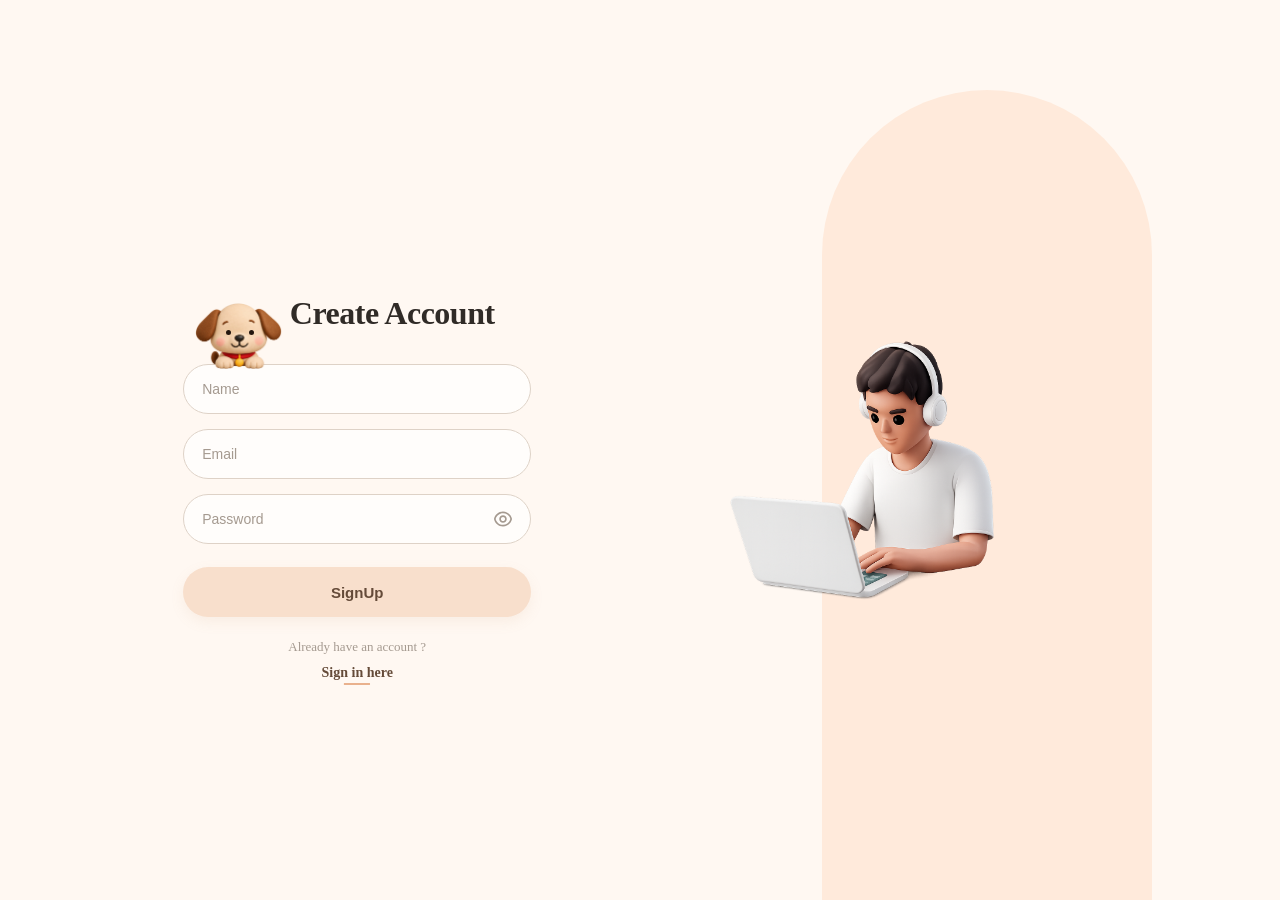
<file: index.html>
<!DOCTYPE html>
<html lang="en">

<head>
    <meta charset="UTF-8">
    <meta name="viewport" content="width=device-width, initial-scale=1.0">
    <title>Sign Up</title>
    <link rel="stylesheet" href="src/css/signUp.css">
</head>

<body>
    <main>
        <img src="src/img/ChatGPT Image Oct 9, 2026, 02_06_38 PM.png" alt="">
        <section>

            <div class="dog-wrap">
                <img src="src/img/dog3.png" alt="Dog" class="dog-img">

                <span class="dog-eye eye-left"></span>
                <span class="dog-eye eye-right"></span>
            </div>
            <h1>Create Account</h1>
            <div class="box">
                <input type="text" placeholder="Name">
                <span></span>
                <input type="email" placeholder="Email">
                <span></span>
                <input type="password" placeholder="Password">
                <div class="mySvg">
                    <svg xmlns="http://www.w3.org/2000/svg" viewBox="0 0 24 24" fill="currentColor">
                        <path
                            d="M12.0003 3C17.3924 3 21.8784 6.87976 22.8189 12C21.8784 17.1202 17.3924 21 12.0003 21C6.60812 21 2.12215 17.1202 1.18164 12C2.12215 6.87976 6.60812 3 12.0003 3ZM12.0003 19C16.2359 19 19.8603 16.052 20.7777 12C19.8603 7.94803 16.2359 5 12.0003 5C7.7646 5 4.14022 7.94803 3.22278 12C4.14022 16.052 7.7646 19 12.0003 19ZM12.0003 16.5C9.51498 16.5 7.50026 14.4853 7.50026 12C7.50026 9.51472 9.51498 7.5 12.0003 7.5C14.4855 7.5 16.5003 9.51472 16.5003 12C16.5003 14.4853 14.4855 16.5 12.0003 16.5ZM12.0003 14.5C13.381 14.5 14.5003 13.3807 14.5003 12C14.5003 10.6193 13.381 9.5 12.0003 9.5C10.6196 9.5 9.50026 10.6193 9.50026 12C9.50026 13.3807 10.6196 14.5 12.0003 14.5Z">
                        </path>
                    </svg>
                </div>
                <span></span>
                <button>SignUp</button>
            </div>
            <p>Already have an account ? </p>
            <a href="login.html">Sign in here</a>
        </section>
    </main>

</body>

<script src="src/js/signup.js"></script>

</html>
</file>
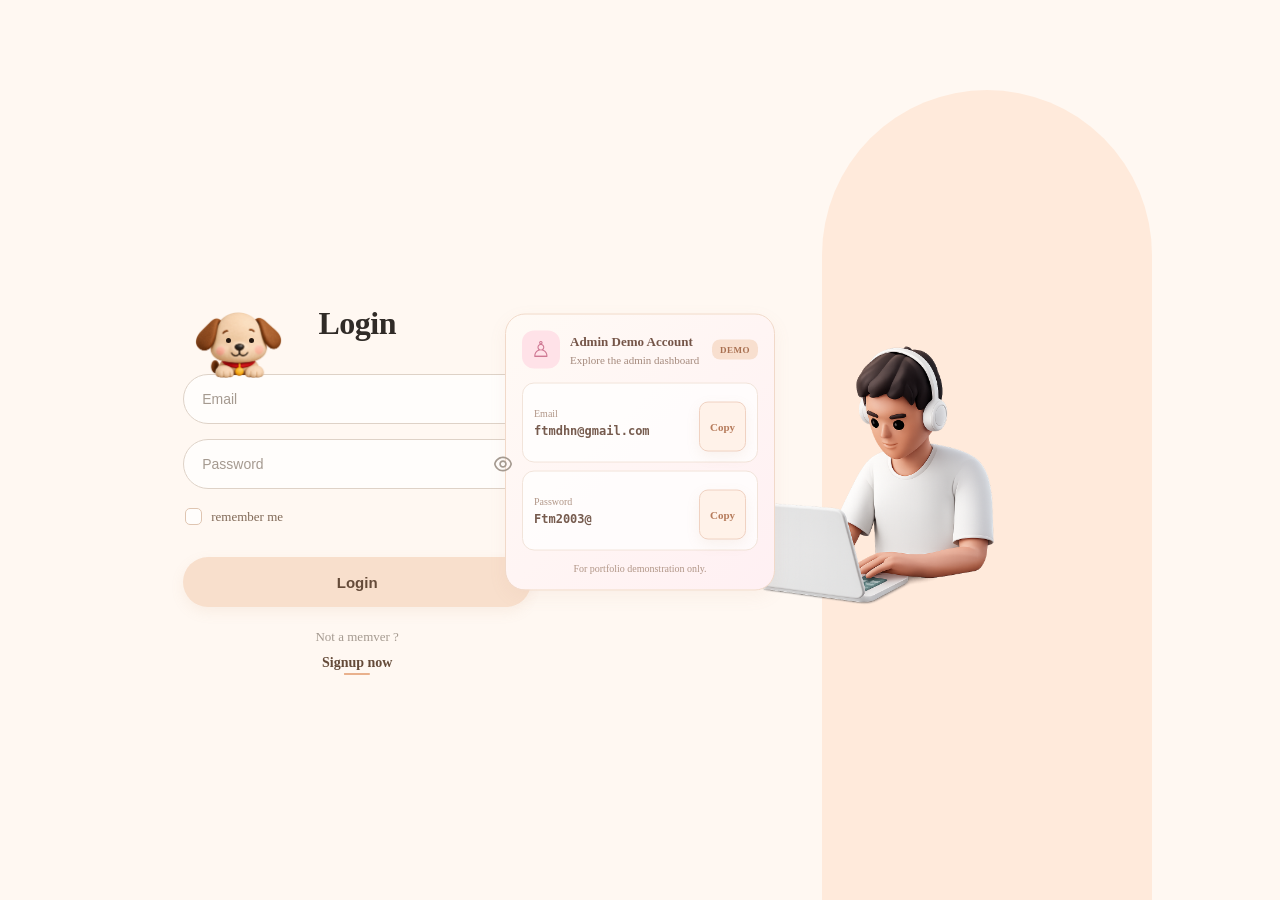
<file: login.html>
<!DOCTYPE html>
<html lang="en">

<head>
    <meta charset="UTF-8">
    <meta name="viewport" content="width=device-width, initial-scale=1.0">
    <title>Login</title>
    <link rel="stylesheet" href="src/css/login.css">
</head>

<body>
    <main>
        <img src="src/img/ChatGPT Image Oct 9, 2026, 02_06_38 PM.png" alt="">
        <section>

            <div class="dog-wrap">
                <img src="src/img/dog3.png" alt="Dog" class="dog-img">

                <span class="dog-eye eye-left"></span>
                <span class="dog-eye eye-right"></span>
            </div>
            <h1>Login</h1>
            <div class="box">
                <input type="email" placeholder="Email">
                <span></span>
                <input type="password" placeholder="Password">
                <div class="mySvg">
                    <svg xmlns="http://www.w3.org/2000/svg" viewBox="0 0 24 24" fill="currentColor">
                        <path
                            d="M12.0003 3C17.3924 3 21.8784 6.87976 22.8189 12C21.8784 17.1202 17.3924 21 12.0003 21C6.60812 21 2.12215 17.1202 1.18164 12C2.12215 6.87976 6.60812 3 12.0003 3ZM12.0003 19C16.2359 19 19.8603 16.052 20.7777 12C19.8603 7.94803 16.2359 5 12.0003 5C7.7646 5 4.14022 7.94803 3.22278 12C4.14022 16.052 7.7646 19 12.0003 19ZM12.0003 16.5C9.51498 16.5 7.50026 14.4853 7.50026 12C7.50026 9.51472 9.51498 7.5 12.0003 7.5C14.4855 7.5 16.5003 9.51472 16.5003 12C16.5003 14.4853 14.4855 16.5 12.0003 16.5ZM12.0003 14.5C13.381 14.5 14.5003 13.3807 14.5003 12C14.5003 10.6193 13.381 9.5 12.0003 9.5C10.6196 9.5 9.50026 10.6193 9.50026 12C9.50026 13.3807 10.6196 14.5 12.0003 14.5Z">
                        </path>
                    </svg>
                </div>
                <span></span>
                <div>
                    <label for="rem">remember me</label>
                    <input type="checkbox" name="" id="rem">
                </div>
                <button>Login</button>
            </div>
            <p>Not a memver ? </p>
            <a href="index.html">Signup now</a>
        </section>
        <div class="userseBox"></div>
        <div class="popUp">
            <span onclick="this.parentElement.style.display = 'none'">X</span>
            <input type="text">
            <input type="text">
            <button onclick="myedite()">Edite</button>
        </div>

    </main>
    <div class="admin-demo">
        <div class="demo-heading">
            <span class="demo-icon">♙</span>
            <div>
                <h3>Admin Demo Account</h3>
                <p>Explore the admin dashboard</p>
            </div>
            <span class="demo-badge">DEMO</span>
        </div>

        <div class="demo-field">
            <div>
                <span class="demo-label">Email</span>
                <p id="demoEmail">ftmdhn@gmail.com</p>
            </div>
            <button type="button" onclick="copyDemo('demoEmail')" aria-label="Copy admin email">Copy</button>
        </div>

        <div class="demo-field">
            <div>
                <span class="demo-label">Password</span>
                <p id="demoPassword">Ftm2003@</p>
            </div>
            <button type="button" onclick="copyDemo('demoPassword')" aria-label="Copy admin password">Copy</button>
        </div>

        <p class="demo-note">For portfolio demonstration only.</p>
    </div>
</body>
<script src="src/js/Cookie.js"></script>
<script src="src/js/login.js"></script>

</html>
</file>
<file: src/css/signUp.css>
* {
            margin: 0;
            padding: 0;
            box-sizing: border-box;
        }

        body {
            min-height: 100vh;
            display: flex;
            justify-content: center;
            align-items: center;
            padding: 24px;
            background: #fff8f2;
            color: #302b27;
            overflow-x: hidden;
        }

        main {
            width: 100%;
            height: 100%;
            position: relative;
        }

        main::before {
            content: "";
            position: fixed;
            width: 330px;
            height: 120vh;
            background: #ffeadb;
            border-radius: 180px;
            top: 10%;
            right: 10%;
            z-index: -1;
            pointer-events: none;
        }

        section {
            width: 100%;
            max-width: 420px;
            padding: 42px 36px;
            position: relative;
            left: 10%;
            top: 40px;
        }


        h1 {
            font-size: 32px;
            font-weight: 700;
            text-align: center;
            color: #302b27;
            margin-bottom: 32px;
            letter-spacing: -0.5px;
            margin-left: 70px;
        }


        .box {
            display: flex;
            flex-direction: column;
            gap: 15px;
        }


        input {
            width: 100%;
            height: 50px;
            padding: 0 18px;
            border: 1px solid #ded2c7;
            border-radius: 30px;
            outline: none;
            background: #fffdfb;
            color: #302b27;
            font-size: 14px;
            transition: border-color 0.25s ease,
                box-shadow 0.25s ease,
                background 0.25s ease;
        }

        input::placeholder {
            color: #a59a90;
            opacity: 1;
        }

        input:hover {
            border-color: #d9b9a2;
        }

        input:focus {
            border-color: #e9b18d;
            background: #ffffff;
            box-shadow: 0 0 0 4px rgba(239, 190, 158, 0.18);
        }


        .box span {
            display: block;
            color: #d6336c;
            font-family: Arial, sans-serif;
            font-size: 11px;
            font-weight: 500;
            line-height: 1.6;
            padding: 0 14px;
            margin-top: -11px;
            overflow-wrap: anywhere;
            animation: showError 0.2s ease;
        }

        .box span:empty {
            display: none;
        }


        input.error {
            border-color: #e85c6c;
            box-shadow: 0 0 0 3px rgba(232, 92, 108, 0.12);
        }


        button {
            width: 100%;
            min-height: 50px;
            margin-top: 8px;
            border: none;
            border-radius: 30px;
            background: #f8dfcc;
            color: #654b39;
            font-size: 15px;
            font-weight: 700;
            cursor: pointer;
            box-shadow: 0 5px 14px rgba(196, 143, 107, 0.1);
            transition: background 0.25s ease,
                transform 0.25s ease,
                box-shadow 0.25s ease;
        }

        button:hover {
            background: #f2cdb3;
            box-shadow: 0 8px 20px rgba(196, 143, 107, 0.18);
            transform: translateY(-2px);
        }

        button:active {
            transform: translateY(0);
        }


        @keyframes showError {
            from {
                opacity: 0;
                transform: translateY(-3px);
            }

            to {
                opacity: 1;
                transform: translateY(0);
            }
        }


        @media (max-width: 480px) {
            body {
                padding: 18px;
            }

            body::before {
                width: 300px;
                height: 400px;
            }

            section {
                max-width: 360px;
                padding: 34px 24px;
                border-radius: 22px;
            }

            h1 {
                font-size: 28px;
                margin-bottom: 26px;
            }

            input,
            button {
                height: 48px;
            }
        }

        .box span {
            display: block;
            color: #D6336C;
            font-size: 11px;
            font-weight: 500;
            line-height: 1.5;
            padding: 0 14px;
            margin-top: -10px;
            overflow-wrap: anywhere;
            animation: showError 0.2s ease;
        }

        .box span:empty {
            display: none;
        }

        input {
            transition: border-color 0.2s ease, box-shadow 0.2s ease;
        }

        input.error {
            border-color: #E85C6C;
            box-shadow: 0 0 0 3px rgba(232, 92, 108, 0.12);
        }

        @keyframes showError {
            from {
                opacity: 0;
                transform: translateY(-3px);
            }

            to {
                opacity: 1;
                transform: translateY(0);
            }
        }

        img {
            position: absolute;
            width: 300px;
            object-fit: cover;
            top: 23%;
            right: 20%;
        }


        .dog-wrap {
            position: absolute;
            width: 90px;
            height: 90px;
            top: 8%;
            left: 11%;
            z-index: 5;
            pointer-events: none;
        }

        .dog-wrap .dog-img {
            position: absolute;
            width: 100%;
            height: 100%;
            top: 0;
            left: 0;
            right: auto;
            object-fit: contain;
        }

        .dog-eye {
            position: absolute;
            width: 5px;
            height: 5px;
            background: #24170f;
            border-radius: 50%;
            top: 43%;
            transition: transform 0.18s ease-out;
            will-change: transform;
        }

        .eye-left {
            left: 36%;
        }

        .eye-right {
            left: 62%;
        }

        .box>.mySvg {
            width: 20px;
            height: 20px;
            flex-shrink: 0;
            align-self: flex-end;
            margin: -50px 18px 15px 0;
            color: #a59a90;
            cursor: pointer;
            position: relative;
            z-index: 1;
            transition: color 0.2s ease;
        }

        .box>svg:hover {
            color: #654b39;
        }

        section>p {
            text-align: center;
            margin-top: 22px;
            font-size: 13px;
            color: #a59a90;
        }


        section>a {
            position: relative;
            display: block;
            width: fit-content;
            margin: 6px auto 0;
            padding: 4px 2px;
            color: #654b39;
            font-size: 14px;
            font-weight: 700;
            text-decoration: none;
            transition: color 0.25s ease, transform 0.25s ease;
        }


        section>a::after {
            content: "";
            position: absolute;
            left: 50%;
            bottom: 0;
            width: 100%;
            height: 2px;
            border-radius: 2px;
            background: #e9b18d;
            transform: translateX(-50%) scaleX(0.35);
            transition: transform 0.3s ease, background 0.3s ease;
        }

        section>a:hover {
            color: #c48f6b;
            transform: translateY(-1px);
        }

        section>a:hover::after {
            transform: translateX(-50%) scaleX(1);
            background: #f2cdb3;
        }

        section>a:focus-visible {
            outline: none;
            box-shadow: 0 0 0 4px rgba(239, 190, 158, 0.25);
            border-radius: 6px;
        }
</file>
<file: src/css/login.css>
* {
            margin: 0;
            padding: 0;
            box-sizing: border-box;
        }

        body {
            min-height: 100vh;
            display: flex;
            justify-content: center;
            align-items: center;
            padding: 24px;
            background: #fff8f2;
            color: #302b27;
            overflow-x: hidden;
        }

        main {
            width: 100%;
            height: 100%;
            position: relative;
        }

        main::before {
            content: "";
            position: fixed;
            width: 330px;
            height: 120vh;
            background: #ffeadb;
            border-radius: 180px;
            top: 10%;
            right: 10%;
            z-index: -1;
            pointer-events: none;
        }

        section {
            width: 100%;
            max-width: 420px;
            padding: 42px 36px;
            position: relative;
            left: 10%;
            top: 40px;
        }

        h1 {
            font-size: 32px;
            font-weight: 700;
            text-align: center;
            color: #302b27;
            margin-bottom: 32px;
            letter-spacing: -0.5px;
        }

        .box {
            display: flex;
            flex-direction: column;
            gap: 15px;
        }

        input {
            width: 100%;
            height: 50px;
            padding: 0 18px;
            border: 1px solid #ded2c7;
            border-radius: 30px;
            outline: none;
            background: #fffdfb;
            color: #302b27;
            font-size: 14px;
            transition: border-color 0.25s ease,
                box-shadow 0.25s ease,
                background 0.25s ease;
        }

        input::placeholder {
            color: #a59a90;
            opacity: 1;
        }

        input:hover {
            border-color: #d9b9a2;
        }

        input:focus {
            border-color: #e9b18d;
            background: #ffffff;
            box-shadow: 0 0 0 4px rgba(239, 190, 158, 0.18);
        }

        .box span {
            display: block;
            color: #d6336c;
            font-family: Arial, sans-serif;
            font-size: 11px;
            font-weight: 500;
            line-height: 1.6;
            padding: 0 14px;
            margin-top: -11px;
            overflow-wrap: anywhere;
            animation: showError 0.2s ease;
        }

        .box span:empty {
            display: none;
        }


        input.error {
            border-color: #e85c6c;
            box-shadow: 0 0 0 3px rgba(232, 92, 108, 0.12);
        }


        button {
            width: 100%;
            min-height: 50px;
            margin-top: 8px;
            border: none;
            border-radius: 30px;
            background: #f8dfcc;
            color: #654b39;
            font-size: 15px;
            font-weight: 700;
            cursor: pointer;
            box-shadow: 0 5px 14px rgba(196, 143, 107, 0.1);
            transition: background 0.25s ease,
                transform 0.25s ease,
                box-shadow 0.25s ease;
        }

        button:hover {
            background: #f2cdb3;
            box-shadow: 0 8px 20px rgba(196, 143, 107, 0.18);
            transform: translateY(-2px);
        }

        button:active {
            transform: translateY(0);
        }


        @keyframes showError {
            from {
                opacity: 0;
                transform: translateY(-3px);
            }

            to {
                opacity: 1;
                transform: translateY(0);
            }
        }


        @media (max-width: 480px) {
            body {
                padding: 18px;
            }

            body::before {
                width: 300px;
                height: 400px;
            }

            section {
                max-width: 360px;
                padding: 34px 24px;
                border-radius: 22px;
            }

            h1 {
                font-size: 28px;
                margin-bottom: 26px;
            }

            input,
            button {
                height: 48px;
            }
        }

        .box span {
            display: block;
            color: #D6336C;
            font-size: 11px;
            font-weight: 500;
            line-height: 1.5;
            padding: 0 14px;
            margin-top: -10px;
            overflow-wrap: anywhere;
            animation: showError 0.2s ease;
        }

        .box span:empty {
            display: none;
        }

        input {
            transition: border-color 0.2s ease, box-shadow 0.2s ease;
        }

        input.error {
            border-color: #E85C6C;
            box-shadow: 0 0 0 3px rgba(232, 92, 108, 0.12);
        }

        @keyframes showError {
            from {
                opacity: 0;
                transform: translateY(-3px);
            }

            to {
                opacity: 1;
                transform: translateY(0);
            }
        }

        img {
            position: absolute;
            width: 300px;
            object-fit: cover;
            top: 23%;
            right: 20%;
        }

        .dog-wrap {
            position: absolute;
            width: 90px;
            height: 90px;
            top: 8%;
            left: 11%;
            z-index: 5;
            pointer-events: none;
        }

        .dog-wrap .dog-img {
            position: absolute;
            width: 100%;
            height: 100%;
            top: 0;
            left: 0;
            right: auto;
            object-fit: contain;
        }

        .dog-eye {
            position: absolute;
            width: 5px;
            height: 5px;
            background: #24170f;
            border-radius: 50%;
            top: 43%;
            transition: transform 0.18s ease-out;
            will-change: transform;
        }

        .eye-left {
            left: 36%;
        }

        .eye-right {
            left: 62%;
        }

        .userseBox {
            display: none;
        }


        .userseBox {
            display: none;
            width: min(100%, 880px);
            margin: 30px auto;
            position: relative;
            left: 0;
            top: 0;
            flex-direction: column;
            background: #fffdfb;
            border: 1px solid #f0dfd1;
            border-radius: 32px;
            overflow: hidden;
            box-shadow: 0 30px 80px rgba(112, 77, 52, 0.14);
            animation: dashboardEnter 0.65s cubic-bezier(.2, .8, .2, 1) both;
        }

        .dash-cover {
            height: 170px;
            background:
                linear-gradient(120deg, rgba(255, 234, 219, 0.1), rgba(101, 75, 57, 0.55)),
                url('src/img/cover.jpg') center / cover no-repeat,
                linear-gradient(135deg, #f8dfcc, #e9b18d);
        }

        .dash-body {
            padding: 0 36px 32px;
            display: flex;
            flex-direction: column;
            gap: 26px;
        }

        .dash-header {
            display: flex;
            align-items: flex-end;
            gap: 18px;
            margin-top: -52px;
            flex-wrap: wrap;
        }

        .dash-avatar {
            width: 104px;
            height: 104px;
            flex-shrink: 0;
            border-radius: 50%;
            border: 5px solid #fffdfb;
            background: #fff4e9 url('src/img/dog.png') center / 80% no-repeat;
            box-shadow: 0 10px 28px rgba(112, 77, 52, 0.18);
        }

        .dash-info {
            flex: 1;
            min-width: 200px;
            padding-bottom: 6px;
        }

        .dashboard-eyebrow {
            color: #b38a6c;
            font-size: 11px;
            font-weight: 800;
            letter-spacing: 3px;
            text-transform: uppercase;
            margin-bottom: 6px;
        }

        .dashboard-title {
            color: #302b27;
            font-size: clamp(24px, 4vw, 32px);
            font-weight: 800;
            letter-spacing: -1px;
            margin-top: 40px;
        }

        .dashboard-subtitle {
            margin-top: 6px;
            color: #9b8a7c;
            font-size: 13px;
        }

        .role-badge {
            display: inline-flex;
            align-items: center;
            gap: 8px;
            padding: 10px 16px;
            margin-bottom: 8px;
            border: 1px solid #e9d4c2;
            border-radius: 30px;
            background: #fff4e9;
            color: #8b6246;
            font-size: 12px;
            font-weight: 700;
            white-space: nowrap;
        }

        .role-dot {
            width: 7px;
            height: 7px;
            border-radius: 50%;
            background: #c58c63;
            box-shadow: 0 0 0 4px rgba(197, 140, 99, 0.15);
        }

        .dashboard-divider {
            height: 1px;
            background: linear-gradient(90deg, transparent, #ead8c8, transparent);
        }

        .dash-stats {
            display: grid;
            grid-template-columns: repeat(3, minmax(0, 1fr));
            gap: 14px;
        }

        .stat-card {
            padding: 18px 20px;
            border-radius: 20px;
            background: linear-gradient(145deg, #fff4e9, #fde9d9);
            border: 1px solid #f3dcc8;
        }

        .stat-number {
            color: #654b39;
            font-size: 30px;
            font-weight: 800;
            line-height: 1;
        }

        .stat-label {
            margin-top: 8px;
            color: #a8826a;
            font-size: 11px;
            font-weight: 700;
            letter-spacing: 1px;
            text-transform: uppercase;
        }

        .user-list {
            display: flex;
            flex-direction: column;
            gap: 10px;
        }

        .user-row {
            display: grid;
            grid-template-columns: auto 1fr auto;
            align-items: center;
            gap: 14px;
            padding: 14px 18px;
            border-radius: 20px;
            border: 1px solid #f0e4da;
            background: linear-gradient(145deg, #fffdfb, #fff7f0);
            transition: transform 0.25s ease, border-color 0.25s ease, box-shadow 0.25s ease;
            animation: cardEnter 0.5s ease both;
            animation-delay: var(--delay, 0ms);
        }

        .user-row:hover {
            transform: translateX(4px);
            border-color: #e4c2a7;
            box-shadow: 0 10px 24px rgba(112, 77, 52, 0.08);
        }

        .row-avatar {
            width: 42px;
            height: 42px;
            border-radius: 50%;
            display: grid;
            place-items: center;
            background: #f8dfcc;
            color: #8b6246;
            font-weight: 800;
            text-transform: uppercase;
        }

        .row-main {
            min-width: 0;
        }

        .row-email {
            color: #44352b;
            font-size: 14px;
            font-weight: 700;
            overflow-wrap: anywhere;
        }

        .row-id {
            margin-top: 2px;
            color: #a8988b;
            font-size: 11px;
        }

        .chip {
            padding: 6px 14px;
            border-radius: 20px;
            font-size: 11px;
            font-weight: 700;
        }

        .chip.admin {
            background: #fff0e0;
            color: #a0602f;
            border: 1px solid #f0cfae;
        }

        .chip.user {
            background: #f1f5ee;
            color: #5f7a52;
            border: 1px solid #dbe6d3;
        }

        .user-grid {
            display: grid;
            grid-template-columns: repeat(3, minmax(0, 1fr));
            gap: 14px;
        }

        .user-card {
            min-width: 0;
            padding: 20px;
            border-radius: 21px;
            border: 1px solid #f0e4da;
            background: linear-gradient(145deg, #fffdfb, #fff7f0);
            transition: transform 0.25s ease, border-color 0.25s ease, box-shadow 0.25s ease;
            animation: cardEnter 0.5s ease both;
            animation-delay: var(--delay, 0ms);
        }

        .user-card:hover {
            transform: translateY(-4px);
            border-color: #e4c2a7;
            box-shadow: 0 12px 28px rgba(112, 77, 52, 0.08);
        }

        .user-card-label {
            color: #a8988b;
            font-size: 11px;
            font-weight: 700;
            text-transform: uppercase;
            letter-spacing: 1px;
            margin-bottom: 12px;
        }

        .user-card-value {
            color: #44352b;
            font-size: 15px;
            font-weight: 700;
            line-height: 1.7;
            overflow-wrap: anywhere;
        }

        .empty-value {
            color: #b6a79b;
            font-weight: 400;
            font-style: italic;
        }

        .dashboard-footer {
            display: flex;
            align-items: center;
            justify-content: space-between;
            gap: 12px;
            flex-wrap: wrap;
        }

        .dashboard-note {
            color: #a8988b;
            font-size: 11px;
        }

        .logout-btn {
            width: auto;
            min-height: 42px;
            margin: 0;
            padding: 0 22px;
            border: 1px solid #ead6c5;
            background: #fff8f2;
            color: #78573f;
            font-size: 12px;
            box-shadow: none;
        }

        .logout-btn:hover {
            background: #f8e4d3;
            box-shadow: 0 6px 16px rgba(112, 77, 52, 0.09);
        }

        .dashboard-error {
            padding: 18px;
            border-radius: 16px;
            background: #fff0ee;
            color: #b54747;
            font-size: 13px;
        }

        @keyframes dashboardEnter {
            from {
                opacity: 0;
                transform: translateY(24px) scale(0.98);
            }

            to {
                opacity: 1;
                transform: translateY(0) scale(1);
            }
        }

        @keyframes cardEnter {
            from {
                opacity: 0;
                transform: translateY(12px);
            }

            to {
                opacity: 1;
                transform: translateY(0);
            }
        }

        @media (max-width: 900px) {
            .user-grid {
                grid-template-columns: repeat(2, minmax(0, 1fr));
            }
        }

        @media (max-width: 600px) {
            .dash-cover {
                height: 130px;
            }

            .dash-body {
                padding: 0 18px 24px;
            }

            .dash-header {
                margin-top: -44px;
            }

            .dash-avatar {
                width: 88px;
                height: 88px;
            }

            .dash-stats {
                grid-template-columns: 1fr;
            }

            .user-grid {
                grid-template-columns: 1fr;
            }

            .user-row {
                grid-template-columns: auto 1fr;
            }

            .user-row .chip {
                grid-column: 2;
                justify-self: start;
            }
        }

        @media (prefers-reduced-motion: reduce) {

            .userseBox,
            .user-card,
            .user-row {
                animation: none;
                transition: none;
            }
        }

        .box>.mySvg {
            width: 20px;
            height: 20px;
            flex-shrink: 0;
            align-self: flex-end;
            margin: -50px 18px 15px 0;
            color: #a59a90;
            cursor: pointer;
            position: relative;
            z-index: 1;
            transition: color 0.2s ease;
        }

        .box>svg:hover {
            color: #654b39;
        }

        section>p {
            text-align: center;
            margin-top: 22px;
            font-size: 13px;
            color: #a59a90;
        }

        section>a {
            position: relative;
            display: block;
            width: fit-content;
            margin: 6px auto 0;
            padding: 4px 2px;
            color: #654b39;
            font-size: 14px;
            font-weight: 700;
            text-decoration: none;
            transition: color 0.25s ease, transform 0.25s ease;
        }

        section>a::after {
            content: "";
            position: absolute;
            left: 50%;
            bottom: 0;
            width: 100%;
            height: 2px;
            border-radius: 2px;
            background: #e9b18d;
            transform: translateX(-50%) scaleX(0.35);
            transition: transform 0.3s ease, background 0.3s ease;
        }

        section>a:hover {
            color: #c48f6b;
            transform: translateY(-1px);
        }

        section>a:hover::after {
            transform: translateX(-50%) scaleX(1);
            background: #f2cdb3;
        }

        section>a:focus-visible {
            outline: none;
            box-shadow: 0 0 0 4px rgba(239, 190, 158, 0.25);
            border-radius: 6px;
        }

        .user-row {
            grid-template-columns: auto minmax(0, 1fr) auto auto;
        }

        .user-actions {
            display: flex;
            align-items: center;
            gap: 8px;
        }

        .action-btn {
            width: auto;
            min-height: 36px;
            margin: 0;
            padding: 0 14px;
            border-radius: 10px;
            font-size: 12px;
            font-weight: 700;
            cursor: pointer;
            box-shadow: none;
            transition: 0.2s ease;
        }

        .edit-btn {
            background: #fff0df;
            color: #a0602f;
            border: 1px solid #f0cfae;
        }

        .edit-btn:hover {
            background: #f8dfcc;
        }

        .delete-btn {
            background: #fff0ee;
            color: #c44747;
            border: 1px solid #f3ceca;
        }

        .delete-btn:hover {
            background: #fbdad6;
        }

        @media (max-width: 600px) {
            .user-row {
                grid-template-columns: auto minmax(0, 1fr);
            }

            .user-row .chip {
                grid-column: 2;
            }

            .user-actions {
                grid-column: 2;
                flex-wrap: wrap;
            }
        }


        .box>label[for="rem"] {
            display: flex;
            align-items: center;
            align-self: flex-start;
            order: 5;
            margin-top: -5px;
            margin-bottom: 2px;
            color: #806957;
            font-size: 13px;
            cursor: pointer;
            user-select: none;
        }

        .box>input[type="checkbox"]#rem {
            appearance: none;
            -webkit-appearance: none;

            width: 18px;
            height: 18px;
            min-width: 18px;
            padding: 0;
            margin-top: -35px;
            margin-bottom: 17px;
            margin-left: 0;

            border: 1.5px solid #dfc5b1;
            border-radius: 5px;
            background: #fffdfb;

            cursor: pointer;
            box-shadow: none;
            transition: all 0.2s ease;
        }


        .box>input[type="checkbox"]#rem:hover {
            border-color: #d69c78;
            background: #fff4e9;
        }


        .box>input[type="checkbox"]#rem:checked {
            background: #e9b18d;
            border-color: #d99b75;
        }


        .box>input[type="checkbox"]#rem:checked::after {
            content: "";
            display: block;
            width: 5px;
            height: 9px;
            margin: 1px 5px;
            border: solid #fffdfb;
            border-width: 0 2px 2px 0;
            transform: rotate(45deg);
        }


        .box>input[type="checkbox"]#rem:focus-visible {
            outline: 3px solid rgba(233, 177, 141, 0.3);
            outline-offset: 3px;
        }



        .popUp {
            display: none;
            position: fixed;
            top: 50%;
            left: 50%;
            transform: translate(-50%, -50%);

            width: min(420px, calc(100% - 32px));
            padding: 24px;

            flex-direction: column;
            align-items: stretch;
            gap: 14px;

            background: rgba(255, 253, 251, 0.98);
            border: 1px solid #f0dfd1;
            border-radius: 24px;

            box-shadow:
                0 24px 70px rgba(112, 77, 52, 0.2),
                0 4px 12px rgba(112, 77, 52, 0.06);

            z-index: 9999;
            animation: popupEnter 0.25s ease both;
        }


        .popUp>span {
            display: flex;
            align-items: center;
            justify-content: center;

            align-self: flex-end;
            width: 32px;
            height: 32px;
            margin: 0 0 2px;

            border-radius: 50%;
            background: #fff0e5;
            color: #8b6246;

            font-family: Arial, sans-serif;
            font-size: 16px;
            font-weight: 700;

            cursor: pointer;
            transition: all 0.2s ease;
        }

        .popUp>span:hover {
            background: #f8dfcc;
            color: #654b39;
            transform: rotate(90deg);
        }

        .popUp>input {
            width: 100%;
            height: 48px;
            margin: 0;
            padding: 0 16px;

            border: 1px solid #e8d7c9;
            border-radius: 14px;
            background: #fffaf6;

            color: #302b27;
            font-size: 14px;

            outline: none;
            transition: border-color 0.2s ease, box-shadow 0.2s ease;
        }

        .popUp>input:focus {
            border-color: #e9b18d;
            box-shadow: 0 0 0 4px rgba(233, 177, 141, 0.16);
        }


        .popUp>button {
            width: 100%;
            min-height: 48px;
            margin-top: 4px;

            border: none;
            border-radius: 14px;
            background: #f8dfcc;
            color: #654b39;

            font-size: 14px;
            font-weight: 700;

            cursor: pointer;
            box-shadow: 0 5px 14px rgba(196, 143, 107, 0.1);
            transition: all 0.2s ease;
        }

        .popUp>button:hover {
            background: #f2cdb3;
            box-shadow: 0 8px 20px rgba(196, 143, 107, 0.18);
            transform: translateY(-2px);
        }


        @keyframes popupEnter {
            from {
                opacity: 0;
                transform: translate(-50%, -47%) scale(0.97);
            }

            to {
                opacity: 1;
                transform: translate(-50%, -50%) scale(1);
            }
        }


        @media (max-width: 480px) {
            .popUp {
                padding: 20px;
                border-radius: 20px;
            }
        }

        .box>div:has(> #rem) {
            display: flex;
            align-items: center;
            align-self: flex-start;
            flex-direction: row-reverse;
            justify-content: flex-end;
            gap: 9px;

            width: fit-content;
            margin-top: 0;
            margin-bottom: 5px;
            padding: 4px 2px;
        }


        .box>div:has(> #rem) label {
            color: #806957;
            font-size: 13px;
            font-weight: 500;
            line-height: 1;
            cursor: pointer;
            user-select: none;
            transition: color 0.2s ease;
        }

        .box>div:has(> #rem):hover label {
            color: #c48f6b;
        }


        .box>div>#rem {
            appearance: none;
            -webkit-appearance: none;

            width: 17px;
            height: 17px;
            min-width: 17px;
            margin: 0;
            padding: 0;

            border: 1.5px solid #dfc5b1;
            border-radius: 5px;
            background: #fffdfb;

            cursor: pointer;
            box-shadow: none;
            transition: background 0.2s ease, border-color 0.2s ease;
        }

        .box>div>#rem:checked {
            background: #e9b18d;
            border-color: #d99b75;
        }

        .box>div>#rem:checked::after {
            content: "✓";
            display: flex;
            align-items: center;
            justify-content: center;
            height: 100%;
            color: white;
            font-size: 12px;
            font-weight: 800;
        }


        .box>div>#rem:focus-visible {
            outline: 3px solid rgba(233, 177, 141, 0.25);
            outline-offset: 3px;
        }


        .admin-demo {
            width: 270px;
            box-sizing: border-box;
            margin-top: 2px;
            padding: 16px;
            border: 1px solid #f1d9c9;
            border-radius: 20px;
            background: linear-gradient(135deg, #fffaf5, #fff0f3);
            box-shadow: 0 6px 18px rgba(190, 135, 110, 0.08);
            color: #725648;
            text-align: left;
            position: absolute;
            top: 50%;
            left: 50%;
            transform: translate(-50%, -50%);
        }

        .demo-heading {
            display: flex;
            align-items: center;
            gap: 10px;
            margin-bottom: 14px;
        }

        .demo-icon {
            display: flex;
            align-items: center;
            justify-content: center;
            flex-shrink: 0;
            width: 38px;
            height: 38px;
            border-radius: 12px;
            background: #ffe2e8;
            color: #cf7893;
            font-size: 22px;
        }

        .demo-heading h3 {
            margin: 0 0 4px;
            color: #755548;
            font-size: 13px;
            font-weight: 700;
        }

        .demo-heading p {
            margin: 0;
            color: #a58a7d;
            font-size: 11px;
        }

        .demo-badge {
            margin-left: auto;
            padding: 5px 8px;
            border-radius: 8px;
            background: #f8dfcf;
            color: #a86f50;
            font-size: 9px;
            font-weight: 800;
            letter-spacing: 0.5px;
        }

        .demo-field {
            display: flex;
            align-items: center;
            justify-content: space-between;
            gap: 8px;
            margin-top: 8px;
            padding: 10px 11px;
            border: 1px solid #f2e4da;
            border-radius: 12px;
            background: rgba(255, 255, 255, 0.75);
        }

        .demo-field>div {
            min-width: 0;
        }

        .demo-label {
            display: block;
            margin-bottom: 5px;
            color: #b19687;
            font-size: 10px;
        }

        .demo-field p {
            overflow-wrap: anywhere;
            margin: 0;
            color: #765b4e;
            font-family: monospace;
            font-size: 12px;
            font-weight: 600;
        }

        .demo-field button {
            width: auto;
            height: auto;
            flex-shrink: 0;
            padding: 7px 10px;
            border: 1px solid #f0d2c2;
            border-radius: 9px;
            background: #fff2e9;
            color: #b67b5b;
            font-family: inherit;
            font-size: 11px;
            font-weight: 600;
            cursor: pointer;
            transition: background 0.2s, transform 0.2s;
        }

        .demo-field button:hover {
            background: #ffe2d1;
            transform: translateY(-1px);
        }

        .demo-note {
            margin: 12px 0 0;
            color: #b19687;
            font-size: 10px;
            text-align: center;
        }

        @media (max-width: 400px) {
            .admin-demo {
                padding: 12px;
            }

            .demo-heading {
                gap: 8px;
            }

            .demo-field p {
                font-size: 11px;
            }
        }
</file>
